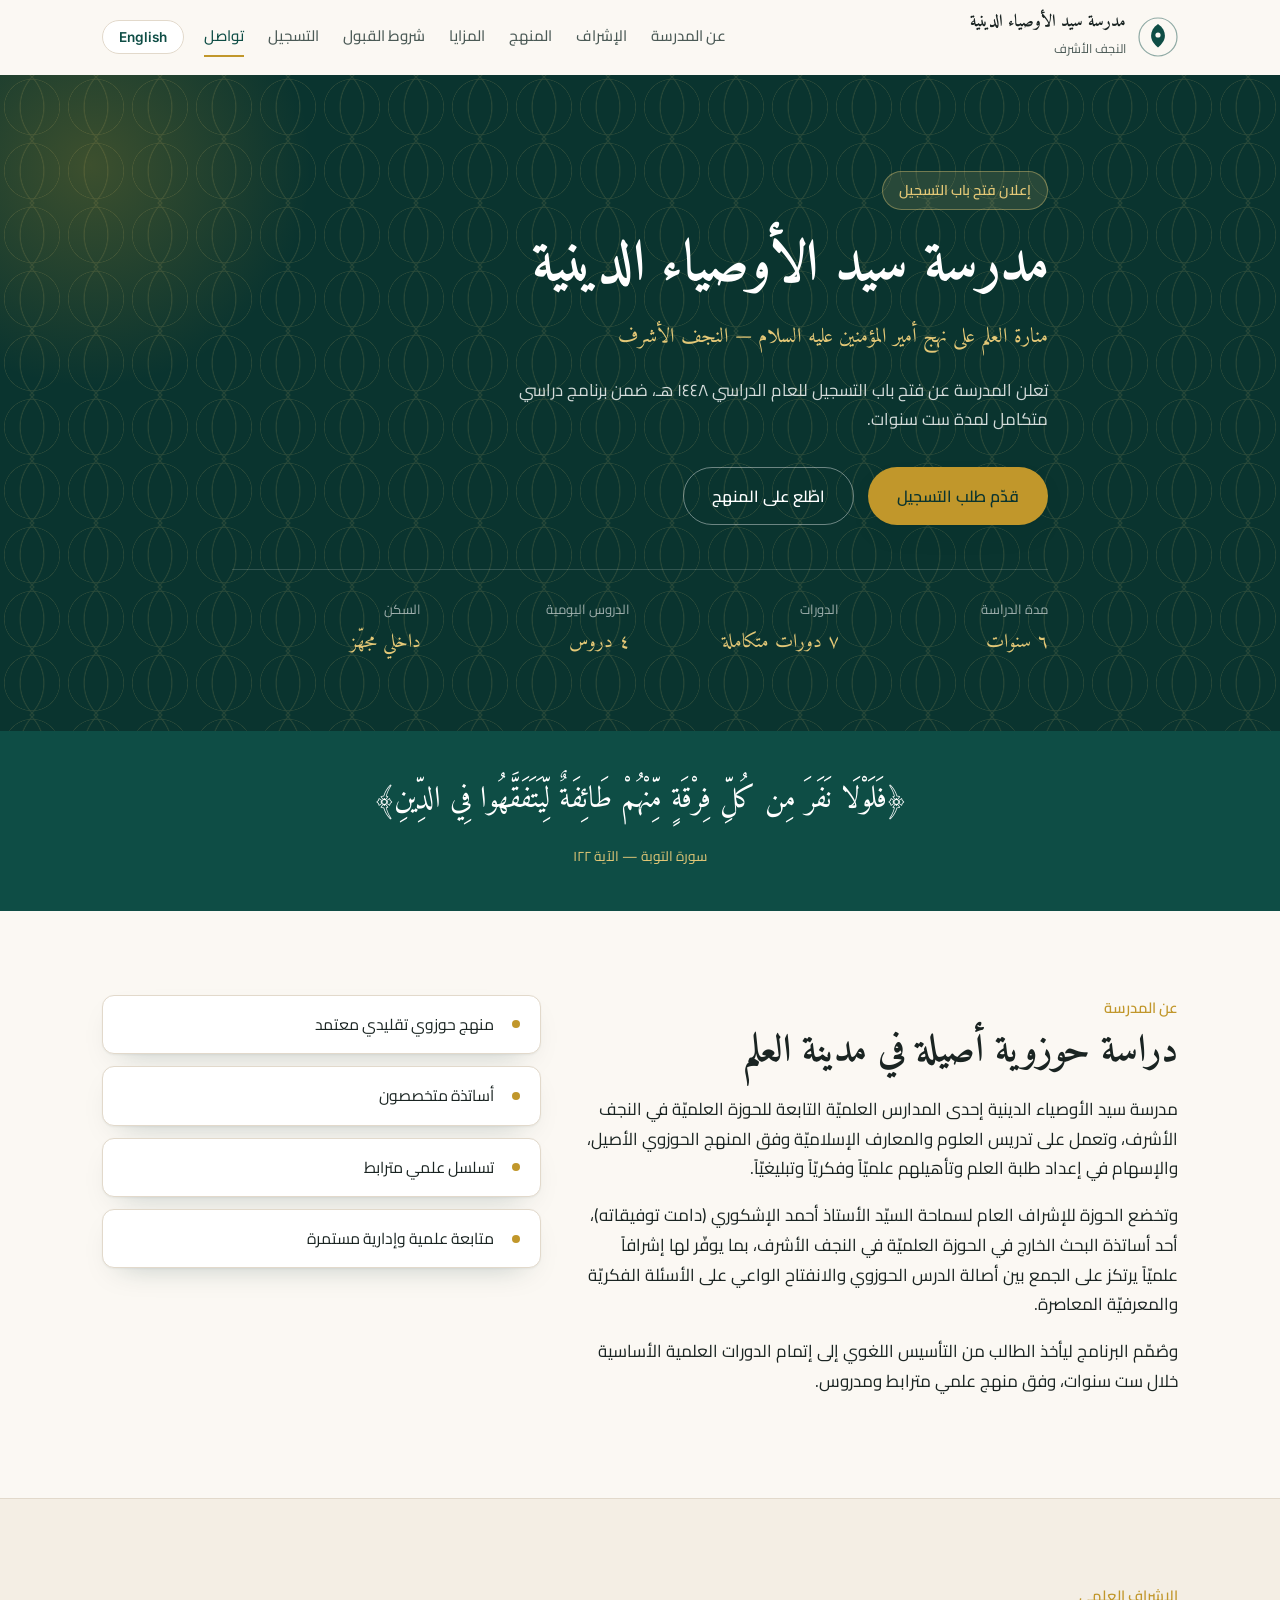
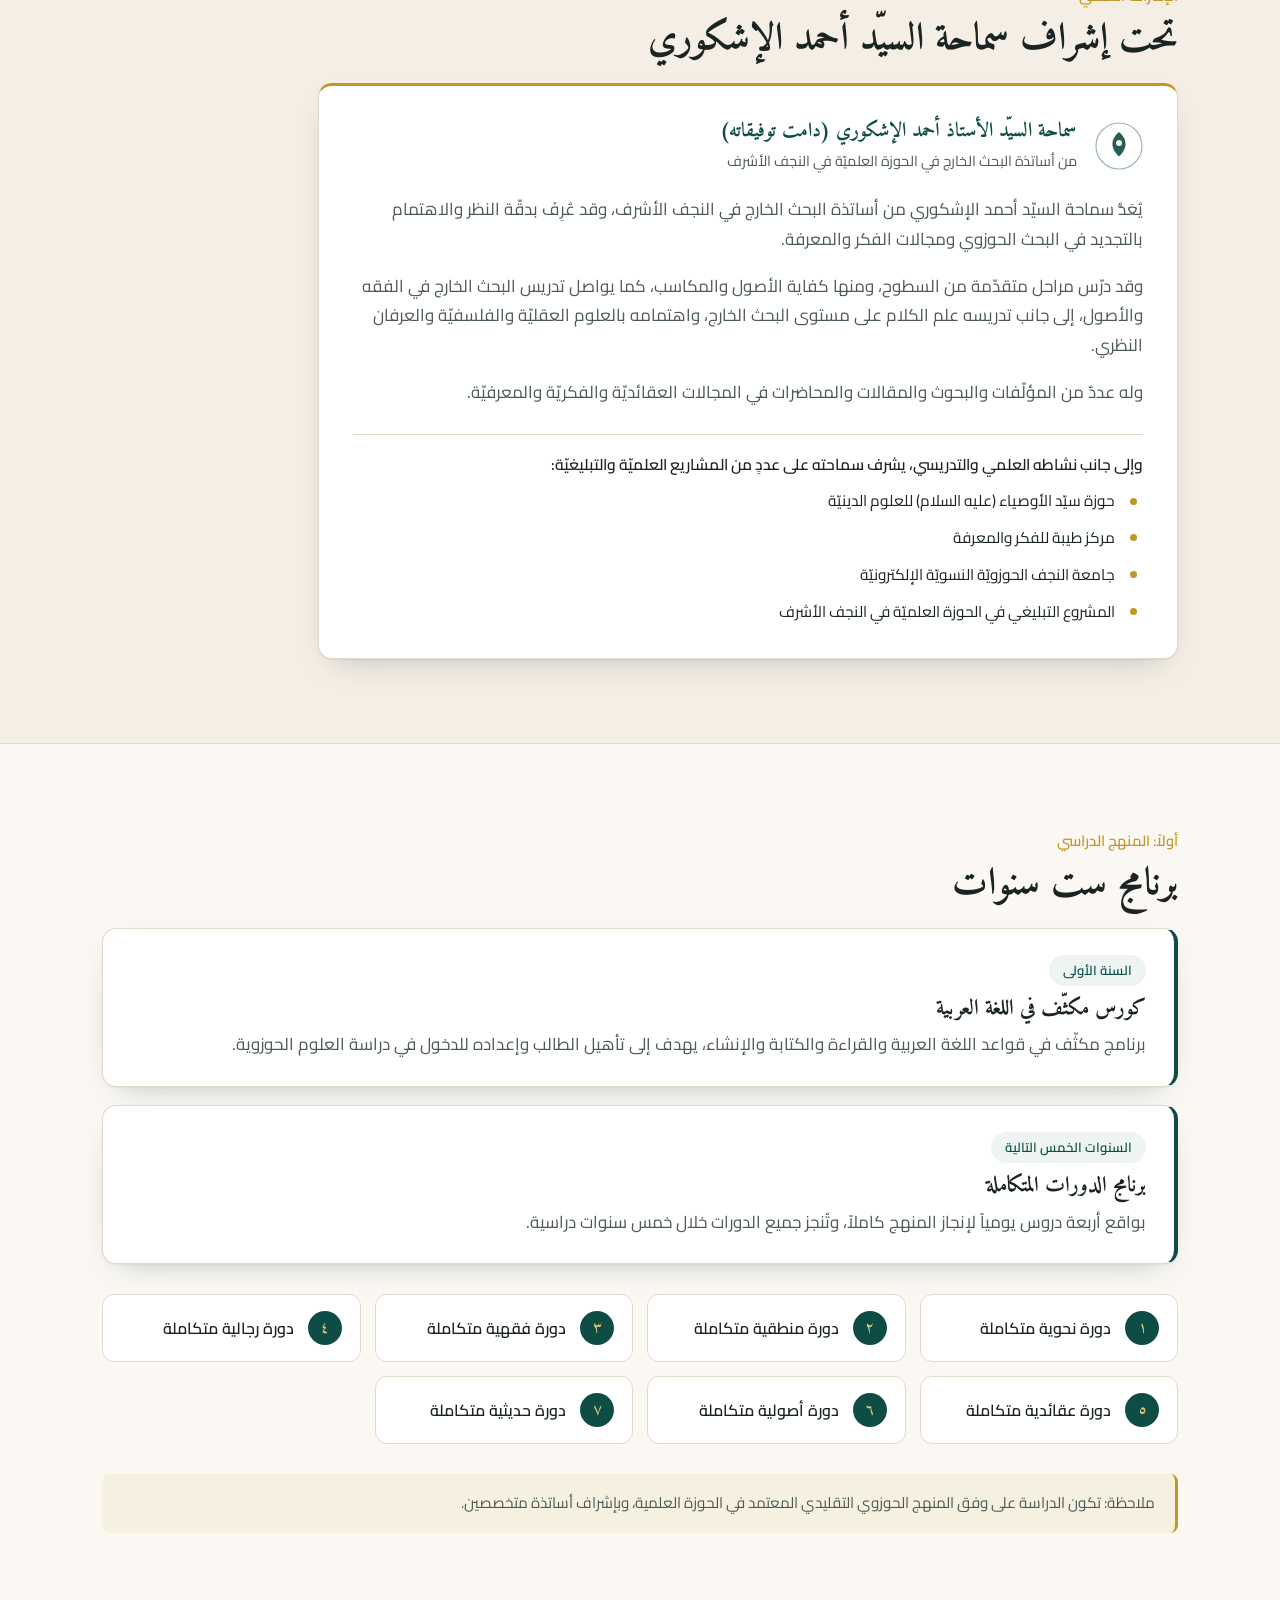
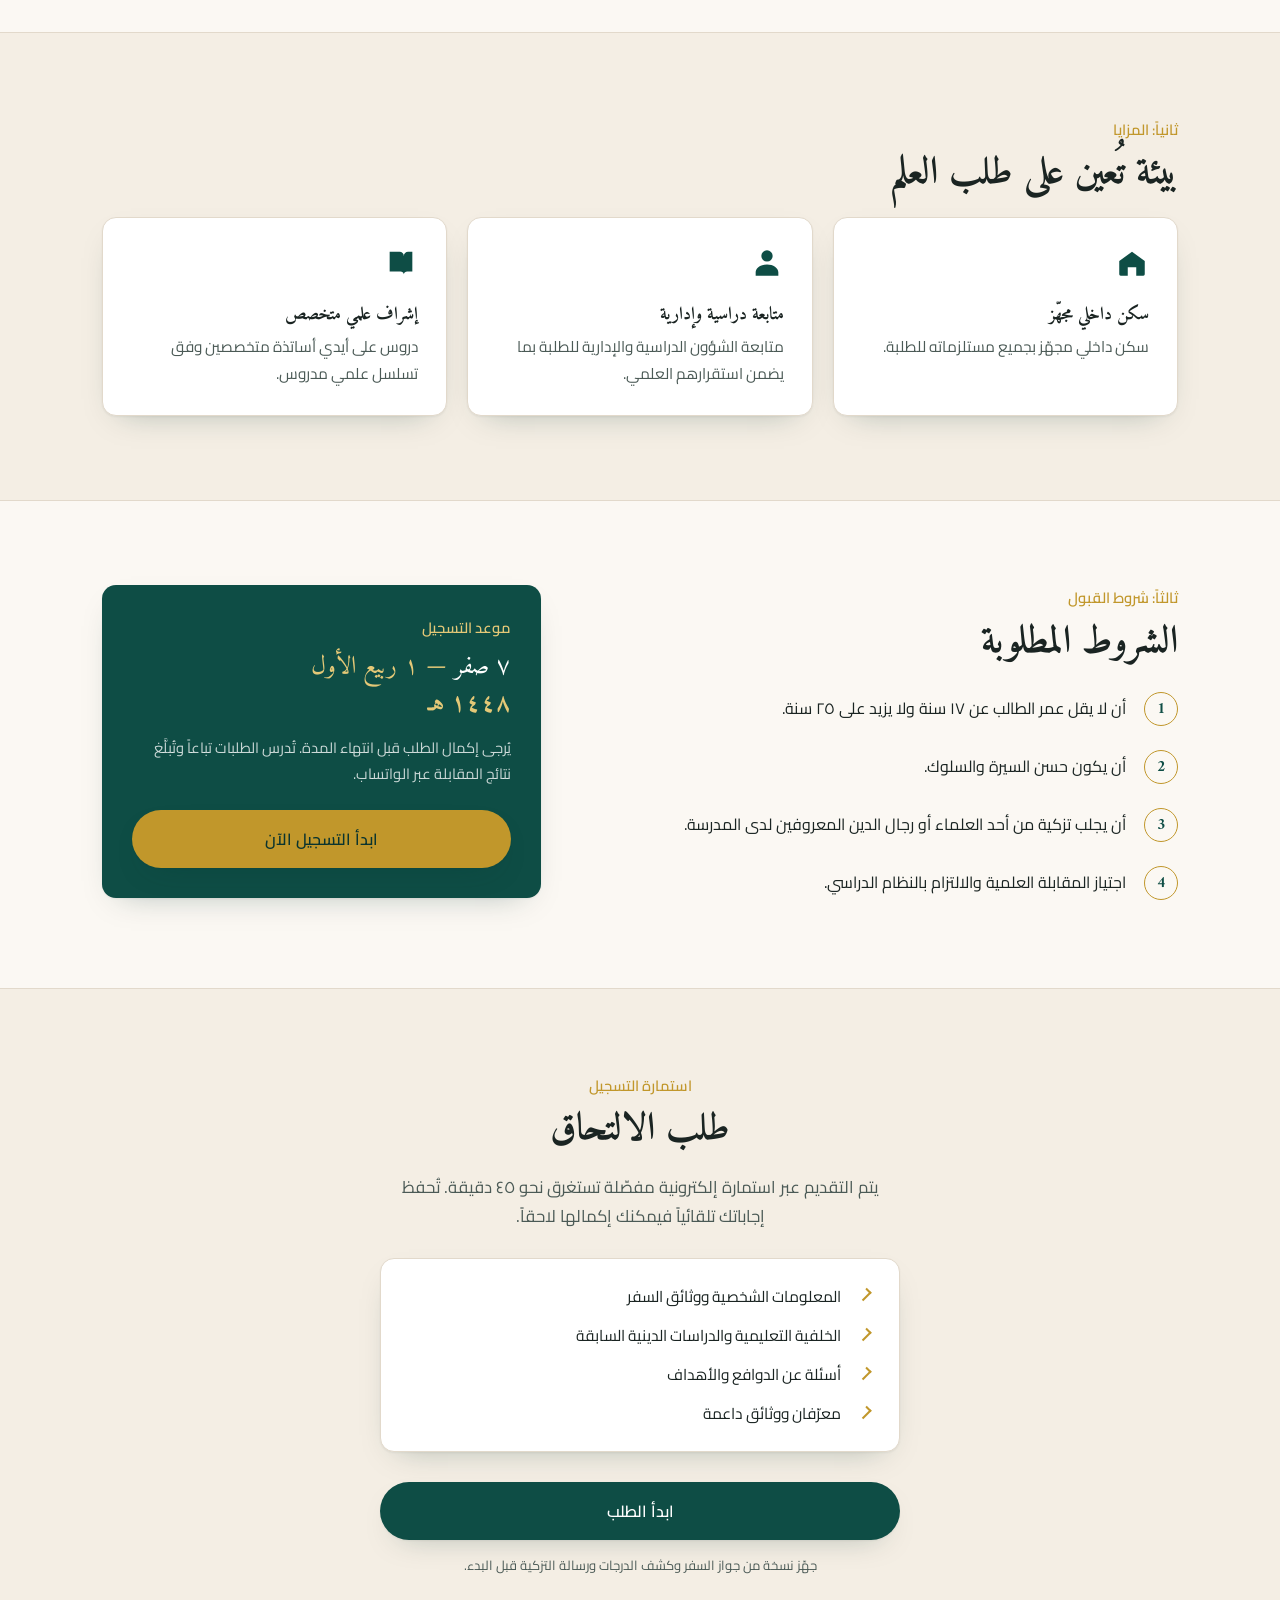
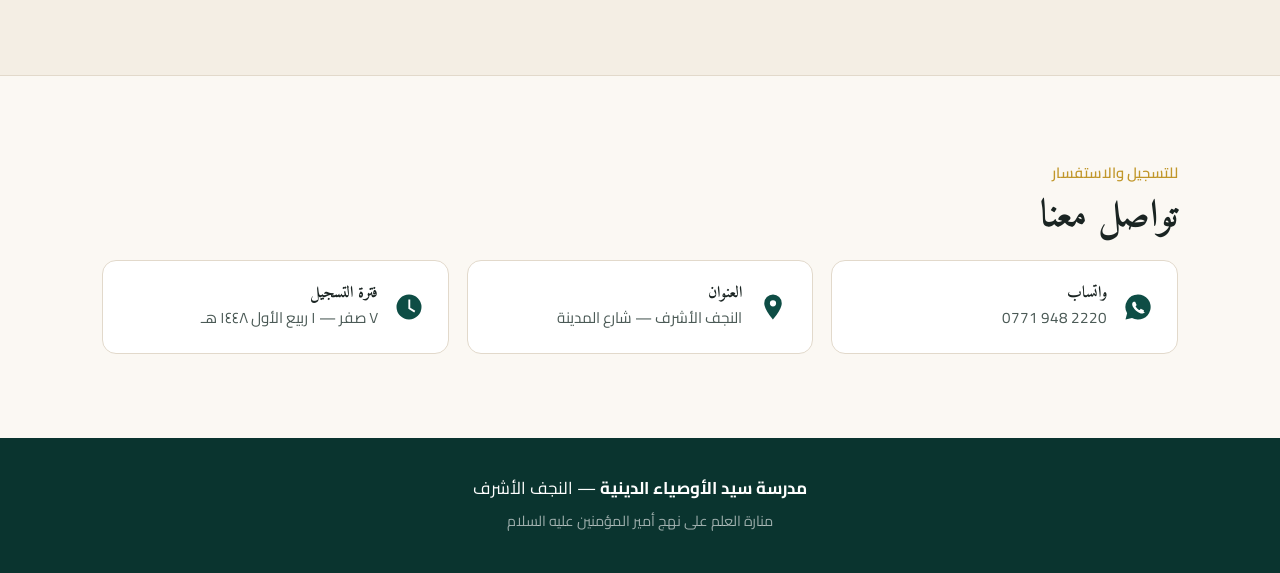
<file: index.html>
<!DOCTYPE html>
<html lang="ar" dir="rtl">
<head>
<meta charset="utf-8">
<meta name="viewport" content="width=device-width, initial-scale=1">
<title>مدرسة سيد الأوصياء الدينية — النجف الأشرف</title>
<meta name="description" content="مدرسة سيد الأوصياء الدينية في النجف الأشرف — فتح باب التسجيل للعام الدراسي 1448 هـ. برنامج حوزوي متكامل لمدة ست سنوات.">
<meta property="og:title" content="مدرسة سيد الأوصياء الدينية — النجف الأشرف">
<meta property="og:description" content="فتح باب التسجيل للعام الدراسي 1448 هـ — برنامج حوزوي متكامل لمدة ست سنوات.">
<meta property="og:type" content="website">
<link rel="icon" href="data:image/svg+xml,%3Csvg xmlns='http://www.w3.org/2000/svg' viewBox='0 0 32 32'%3E%3Crect width='32' height='32' rx='6' fill='%230E4D45'/%3E%3Cpath d='M16 6c3.6 2.4 5.4 5.6 5.4 9.2 0 3.6-2.4 6.6-5.4 8.8-3-2.2-5.4-5.2-5.4-8.8C10.6 11.6 12.4 8.4 16 6z' fill='%23C9A227'/%3E%3C/svg%3E">
<link rel="preconnect" href="https://fonts.googleapis.com">
<link rel="preconnect" href="https://fonts.gstatic.com" crossorigin>
<link href="https://fonts.googleapis.com/css2?family=Amiri:wght@400;700&family=Cairo:wght@300;400;600;700&family=Cormorant+Garamond:wght@400;600;700&family=Inter:wght@300;400;500;600&display=swap" rel="stylesheet">
<link rel="stylesheet" href="assets/styles.css?v=5">
</head>
<body>

<a class="skip-link" href="#main" data-i18n="skip">تخطي إلى المحتوى</a>

<header class="site-header" id="siteHeader">
  <div class="wrap header-inner">
    <a class="brand" href="#top">
      <span class="brand-mark" aria-hidden="true">
        <svg viewBox="0 0 40 40" width="40" height="40"><circle cx="20" cy="20" r="19" fill="none" stroke="currentColor" stroke-width="1.2" opacity=".45"/><path d="M20 7c4.6 3.1 6.9 7.2 6.9 11.8S23.8 27.3 20 30.4c-3.8-3.1-6.9-6.9-6.9-11.6S15.4 10.1 20 7z" fill="currentColor"/><circle cx="20" cy="18" r="2.6" fill="var(--paper)"/></svg>
      </span>
      <span class="brand-text">
        <strong data-i18n="brand">مدرسة سيد الأوصياء الدينية</strong>
        <small data-i18n="brandSub">النجف الأشرف</small>
      </span>
    </a>

    <nav class="site-nav" aria-label="Main">
      <a href="#about" data-i18n="navAbout">عن المدرسة</a>
      <a href="#supervision" data-i18n="navSupervision">الإشراف</a>
      <a href="#curriculum" data-i18n="navCurriculum">المنهج</a>
      <a href="#features" data-i18n="navFeatures">المزايا</a>
      <a href="#admission" data-i18n="navAdmission">شروط القبول</a>
      <a href="#apply" data-i18n="navApply">التسجيل</a>
      <a href="#contact" data-i18n="navContact">تواصل</a>
    </nav>

    <div class="header-actions">
      <button id="langToggle" class="lang-toggle" type="button" aria-label="Switch language">English</button>
      <button id="navToggle" class="nav-toggle" type="button" aria-label="Menu" aria-expanded="false">
        <span></span><span></span><span></span>
      </button>
    </div>
  </div>
</header>

<main id="main">

  <!-- ── Hero ─────────────────────────────────────────── -->
  <section class="hero" id="top">
    <div class="hero-pattern" aria-hidden="true"></div>
    <div class="wrap hero-inner">
      <p class="eyebrow" data-i18n="heroEyebrow">إعلان فتح باب التسجيل</p>
      <h1 data-i18n="heroTitle">مدرسة سيد الأوصياء الدينية</h1>
      <p class="hero-sub" data-i18n="heroSub">منارة العلم على نهج أمير المؤمنين عليه السلام — النجف الأشرف</p>
      <p class="hero-lede" data-i18n="heroLede">تعلن المدرسة عن فتح باب التسجيل للعام الدراسي 1448 هـ، ضمن برنامج دراسي متكامل لمدة ست سنوات.</p>
      <div class="hero-cta">
        <a class="btn btn-primary" href="#apply" data-i18n="ctaApply">قدّم طلب التسجيل</a>
        <a class="btn btn-ghost" href="#curriculum" data-i18n="ctaCurriculum">اطّلع على المنهج</a>
      </div>
      <dl class="hero-facts">
        <div><dt data-i18n="factYearsLabel">مدة الدراسة</dt><dd data-i18n="factYears">٦ سنوات</dd></div>
        <div><dt data-i18n="factCoursesLabel">الدورات</dt><dd data-i18n="factCourses">٧ دورات متكاملة</dd></div>
        <div><dt data-i18n="factLessonsLabel">الدروس اليومية</dt><dd data-i18n="factLessons">٤ دروس</dd></div>
        <div><dt data-i18n="factHousingLabel">السكن</dt><dd data-i18n="factHousing">داخلي مجهّز</dd></div>
      </dl>
    </div>
  </section>

  <!-- ── Verse ────────────────────────────────────────── -->
  <section class="verse">
    <div class="wrap">
      <blockquote>
        <p class="ayah" dir="rtl" lang="ar">﴿فَلَوْلَا نَفَرَ مِن كُلِّ فِرْقَةٍ مِّنْهُمْ طَائِفَةٌ لِّيَتَفَقَّهُوا فِي الدِّينِ﴾</p>
        <p class="ayah-trans" data-i18n="verseTrans"></p>
        <cite data-i18n="verseCite">سورة التوبة — الآية ١٢٢</cite>
      </blockquote>
    </div>
  </section>

  <!-- ── About ────────────────────────────────────────── -->
  <section id="about" class="section">
    <div class="wrap grid-2">
      <div>
        <p class="section-eyebrow" data-i18n="aboutEyebrow">عن المدرسة</p>
        <h2 data-i18n="aboutTitle">دراسة حوزوية أصيلة في مدينة العلم</h2>
        <p data-i18n="aboutP1"></p>
        <p data-i18n="aboutP2"></p>
        <p data-i18n="aboutP3"></p>
      </div>
      <ul class="pill-list">
        <li data-i18n="aboutPill1">منهج حوزوي تقليدي معتمد</li>
        <li data-i18n="aboutPill2">أساتذة متخصصون</li>
        <li data-i18n="aboutPill3">تسلسل علمي مترابط</li>
        <li data-i18n="aboutPill4">متابعة علمية وإدارية مستمرة</li>
      </ul>
    </div>
  </section>

  <!-- ── Supervision ──────────────────────────────────── -->
  <section id="supervision" class="section section-alt">
    <div class="wrap">
      <p class="section-eyebrow" data-i18n="supEyebrow"></p>
      <h2 data-i18n="supTitle"></h2>

      <article class="scholar-card">
        <header class="scholar-head">
          <span class="scholar-mark" aria-hidden="true">
            <svg viewBox="0 0 48 48" width="48" height="48"><circle cx="24" cy="24" r="23" fill="none" stroke="currentColor" stroke-width="1.2" opacity=".4"/><path d="M24 10c4.4 3.6 6.6 7.6 6.6 12S27.6 31.2 24 34.6c-3.6-3.4-6.6-8.2-6.6-12.6S19.6 13.6 24 10z" fill="currentColor" opacity=".9"/><circle cx="24" cy="21" r="3" fill="var(--paper-2)"/></svg>
          </span>
          <div>
            <h3 data-i18n="supName"></h3>
            <p class="scholar-role" data-i18n="supRole"></p>
          </div>
        </header>

        <p data-i18n="supP1"></p>
        <p data-i18n="supP2"></p>
        <p data-i18n="supP3"></p>

        <h4 data-i18n="supProjectsTitle"></h4>
        <ul class="project-list">
          <li data-i18n="supProject1"></li>
          <li data-i18n="supProject2"></li>
          <li data-i18n="supProject3"></li>
          <li data-i18n="supProject4"></li>
        </ul>
      </article>
    </div>
  </section>

  <!-- ── Curriculum ───────────────────────────────────── -->
  <section id="curriculum" class="section">
    <div class="wrap">
      <p class="section-eyebrow" data-i18n="currEyebrow">أولاً: المنهج الدراسي</p>
      <h2 data-i18n="currTitle">برنامج ست سنوات</h2>

      <div class="year-card">
        <span class="year-badge" data-i18n="year1Badge">السنة الأولى</span>
        <h3 data-i18n="year1Title">كورس مكثّف في اللغة العربية</h3>
        <p data-i18n="year1Body">برنامج مكثّف في قواعد اللغة العربية والقراءة والكتابة والإنشاء، يهدف إلى تأهيل الطالب وإعداده للدخول في دراسة العلوم الحوزوية.</p>
      </div>

      <div class="year-card">
        <span class="year-badge" data-i18n="year25Badge">السنوات الخمس التالية</span>
        <h3 data-i18n="year25Title">برنامج الدورات المتكاملة</h3>
        <p data-i18n="year25Body">بواقع أربعة دروس يومياً لإنجاز المنهج كاملاً، وتُنجز جميع الدورات خلال خمس سنوات دراسية.</p>
      </div>

      <ol class="course-grid">
        <li><span class="num">١</span><h4 data-i18n="course1">دورة نحوية متكاملة</h4></li>
        <li><span class="num">٢</span><h4 data-i18n="course2">دورة منطقية متكاملة</h4></li>
        <li><span class="num">٣</span><h4 data-i18n="course3">دورة فقهية متكاملة</h4></li>
        <li><span class="num">٤</span><h4 data-i18n="course4">دورة رجالية متكاملة</h4></li>
        <li><span class="num">٥</span><h4 data-i18n="course5">دورة عقائدية متكاملة</h4></li>
        <li><span class="num">٦</span><h4 data-i18n="course6">دورة أصولية متكاملة</h4></li>
        <li><span class="num">٧</span><h4 data-i18n="course7">دورة حديثية متكاملة</h4></li>
      </ol>

      <p class="note" data-i18n="currNote">ملاحظة: تكون الدراسة على وفق المنهج الحوزوي التقليدي المعتمد في الحوزة العلمية، وبإشراف أساتذة متخصصين.</p>
    </div>
  </section>

  <!-- ── Features ─────────────────────────────────────── -->
  <section id="features" class="section section-alt">
    <div class="wrap">
      <p class="section-eyebrow" data-i18n="featEyebrow">ثانياً: المزايا</p>
      <h2 data-i18n="featTitle">بيئة تُعين على طلب العلم</h2>
      <div class="feature-grid">
        <article class="feature">
          <svg viewBox="0 0 24 24" aria-hidden="true"><path d="M3 10.5 12 4l9 6.5V20a1 1 0 0 1-1 1h-5v-6H9v6H4a1 1 0 0 1-1-1z"/></svg>
          <h3 data-i18n="feat1Title">سكن داخلي مجهّز</h3>
          <p data-i18n="feat1Body">سكن داخلي مجهّز بجميع مستلزماته للطلبة.</p>
        </article>
        <article class="feature">
          <svg viewBox="0 0 24 24" aria-hidden="true"><path d="M12 3a4 4 0 1 1 0 8 4 4 0 0 1 0-8zm0 10c4.4 0 8 2.5 8 5.5V21H4v-2.5C4 15.5 7.6 13 12 13z"/></svg>
          <h3 data-i18n="feat2Title">متابعة دراسية وإدارية</h3>
          <p data-i18n="feat2Body">متابعة الشؤون الدراسية والإدارية للطلبة بما يضمن استقرارهم العلمي.</p>
        </article>
        <article class="feature">
          <svg viewBox="0 0 24 24" aria-hidden="true"><path d="M4 4h7a3 3 0 0 1 3 3v13a2.5 2.5 0 0 0-2.5-2H4zm16 0h-3a3 3 0 0 0-3 3v13a2.5 2.5 0 0 1 2.5-2H20z"/></svg>
          <h3 data-i18n="feat3Title">إشراف علمي متخصص</h3>
          <p data-i18n="feat3Body">دروس على أيدي أساتذة متخصصين وفق تسلسل علمي مدروس.</p>
        </article>
      </div>
    </div>
  </section>

  <!-- ── Admission ────────────────────────────────────── -->
  <section id="admission" class="section">
    <div class="wrap grid-2">
      <div>
        <p class="section-eyebrow" data-i18n="admEyebrow">ثالثاً: شروط القبول</p>
        <h2 data-i18n="admTitle">الشروط المطلوبة</h2>
        <ol class="req-list">
          <li data-i18n="req1">أن لا يقل عمر الطالب عن ١٧ سنة ولا يزيد على ٢٥ سنة.</li>
          <li data-i18n="req2">أن يكون حسن السيرة والسلوك.</li>
          <li data-i18n="req3">أن يجلب تزكية من أحد العلماء أو رجال الدين المعروفين لدى المدرسة.</li>
          <li data-i18n="req4">اجتياز المقابلة العلمية والالتزام بالنظام الدراسي.</li>
        </ol>
      </div>
      <aside class="date-card">
        <p class="section-eyebrow" data-i18n="dateEyebrow">موعد التسجيل</p>
        <p class="date-range"><span data-i18n="dateFrom">٧ صفر</span> <em data-i18n="dateTo">— ١ ربيع الأول</em> <strong data-i18n="dateYear">١٤٤٨ هـ</strong></p>
        <p class="date-note" data-i18n="dateNote">يُرجى إكمال الطلب قبل انتهاء المدة. تُدرس الطلبات تباعاً وتُبلَّغ نتائج المقابلة عبر الواتساب.</p>
        <a class="btn btn-primary btn-block" href="#apply" data-i18n="ctaApply2">ابدأ التسجيل الآن</a>
      </aside>
    </div>
  </section>

  <!-- ── Apply ────────────────────────────────────────── -->
  <section id="apply" class="section section-alt">
    <div class="wrap narrow apply-cta">
      <p class="section-eyebrow" data-i18n="applyEyebrow">استمارة التسجيل</p>
      <h2 data-i18n="applyTitle">طلب الالتحاق</h2>
      <p class="lede" data-i18n="applyLede"></p>
      <ul class="apply-checklist">
        <li data-i18n="applyItem1"></li>
        <li data-i18n="applyItem2"></li>
        <li data-i18n="applyItem3"></li>
        <li data-i18n="applyItem4"></li>
      </ul>
      <a class="btn btn-primary btn-block" href="apply/" data-i18n="applyStart"></a>
      <p class="fine" data-i18n="applyFine"></p>
    </div>
  </section>

  <!-- ── Contact ──────────────────────────────────────── -->
  <section id="contact" class="section">
    <div class="wrap">
      <p class="section-eyebrow" data-i18n="contactEyebrow">للتسجيل والاستفسار</p>
      <h2 data-i18n="contactTitle">تواصل معنا</h2>
      <div class="contact-grid">
        <a class="contact-card" href="https://wa.me/9647719482220" target="_blank" rel="noopener">
          <svg viewBox="0 0 24 24" aria-hidden="true"><path d="M12 2a10 10 0 0 0-8.7 15L2 22l5.2-1.3A10 10 0 1 0 12 2zm5.5 14c-.2.6-1.2 1.2-1.7 1.2-.5.1-1 .1-1.6-.1a12 12 0 0 1-6.4-5.6c-.5-.9-.5-1.7-.4-2.3.1-.5.5-1 .8-1.2.2-.2.5-.2.7-.2h.5c.2 0 .4 0 .6.5l.8 1.8c.1.2 0 .4-.1.6l-.4.5c-.1.2-.3.3-.1.6.6 1 1.5 1.9 2.6 2.5.3.2.5.1.6 0l.6-.7c.2-.2.3-.2.6-.1l1.7.8c.3.1.4.3.4.5s0 .8-.2 1.2z"/></svg>
          <div>
            <h3 data-i18n="contactWaTitle">واتساب</h3>
            <p dir="ltr">0771 948 2220</p>
          </div>
        </a>
        <div class="contact-card">
          <svg viewBox="0 0 24 24" aria-hidden="true"><path d="M12 2a7 7 0 0 0-7 7c0 5 7 13 7 13s7-8 7-13a7 7 0 0 0-7-7zm0 9.5A2.5 2.5 0 1 1 12 6.5a2.5 2.5 0 0 1 0 5z"/></svg>
          <div>
            <h3 data-i18n="contactAddrTitle">العنوان</h3>
            <p data-i18n="contactAddr">النجف الأشرف — شارع المدينة</p>
          </div>
        </div>
        <div class="contact-card">
          <svg viewBox="0 0 24 24" aria-hidden="true"><path d="M12 2a10 10 0 1 0 0 20 10 10 0 0 0 0-20zm1 10.6 4 2.4-.8 1.3-4.7-2.8V6h1.5z"/></svg>
          <div>
            <h3 data-i18n="contactHoursTitle">فترة التسجيل</h3>
            <p data-i18n="contactHours">٧ صفر — ١ ربيع الأول ١٤٤٨ هـ</p>
          </div>
        </div>
      </div>
    </div>
  </section>
</main>

<footer class="site-footer">
  <div class="wrap footer-inner">
    <p><strong data-i18n="brand">مدرسة سيد الأوصياء الدينية</strong> — <span data-i18n="brandSub">النجف الأشرف</span></p>
    <p class="muted" data-i18n="footerNote">منارة العلم على نهج أمير المؤمنين عليه السلام</p>
  </div>
</footer>

<script src="assets/i18n.js?v=5"></script>
<script src="assets/app.js?v=5"></script>
</body>
</html>
</file>
<file: apply/index.html>
<!DOCTYPE html>
<html lang="ar" dir="rtl">
<head>
<meta charset="utf-8">
<meta name="viewport" content="width=device-width, initial-scale=1">
<title>طلب الالتحاق — مدرسة سيد الأوصياء الدينية</title>
<meta name="description" content="استمارة طلب الالتحاق بالدراسة الحوزوية في مدرسة سيد الأوصياء الدينية — النجف الأشرف.">
<meta name="robots" content="noindex">
<link rel="icon" href="data:image/svg+xml,%3Csvg xmlns='http://www.w3.org/2000/svg' viewBox='0 0 32 32'%3E%3Crect width='32' height='32' rx='6' fill='%230E4D45'/%3E%3Cpath d='M16 6c3.6 2.4 5.4 5.6 5.4 9.2 0 3.6-2.4 6.6-5.4 8.8-3-2.2-5.4-5.2-5.4-8.8C10.6 11.6 12.4 8.4 16 6z' fill='%23C9A227'/%3E%3C/svg%3E">
<link rel="preconnect" href="https://fonts.googleapis.com">
<link rel="preconnect" href="https://fonts.gstatic.com" crossorigin>
<link href="https://fonts.googleapis.com/css2?family=Amiri:wght@400;700&family=Cairo:wght@300;400;600;700&family=Cormorant+Garamond:wght@400;600;700&family=Inter:wght@300;400;500;600&display=swap" rel="stylesheet">
<link rel="stylesheet" href="../assets/styles.css?v=4">
<link rel="stylesheet" href="../assets/apply.css?v=4">
</head>
<body class="apply-page">

<header class="site-header">
  <div class="wrap header-inner">
    <a class="brand" href="../">
      <span class="brand-mark" aria-hidden="true">
        <svg viewBox="0 0 40 40" width="40" height="40"><circle cx="20" cy="20" r="19" fill="none" stroke="currentColor" stroke-width="1.2" opacity=".45"/><path d="M20 7c4.6 3.1 6.9 7.2 6.9 11.8S23.8 27.3 20 30.4c-3.8-3.1-6.9-6.9-6.9-11.6S15.4 10.1 20 7z" fill="currentColor"/><circle cx="20" cy="18" r="2.6" fill="var(--paper)"/></svg>
      </span>
      <span class="brand-text">
        <strong data-t="brand">مدرسة سيد الأوصياء الدينية</strong>
        <small data-t="brandSub">النجف الأشرف</small>
      </span>
    </a>
    <div class="header-actions">
      <a class="back-link" href="../" data-t="backHome">العودة إلى الصفحة الرئيسية</a>
      <button id="langToggle" class="lang-toggle" type="button">English</button>
    </div>
  </div>
</header>

<main class="wrap apply-wrap">

  <!-- Intro, shown before the form starts -->
  <section class="apply-intro" id="intro">
    <h1 data-t="pageTitle">طلب الالتحاق بالدراسة الحوزوية</h1>
    <p class="lede" data-t="pageLede"></p>
    <div class="prepare">
      <h2 data-t="prepareTitle">جهّز قبل البدء</h2>
      <ul>
        <li data-t="prepare1"></li>
        <li data-t="prepare2"></li>
        <li data-t="prepare3"></li>
        <li data-t="prepare4"></li>
      </ul>
    </div>
  </section>

  <!-- Progress -->
  <nav class="progress" id="progress" aria-label="Progress" hidden>
    <ol id="progressSteps"></ol>
    <p class="progress-label"><span id="stepLabel"></span></p>
    <div class="progress-bar"><div id="progressFill"></div></div>
  </nav>

  <form id="applyForm" novalidate autocomplete="on">
    <!-- Bots fill every field they can see; this one is hidden from people. -->
    <div class="honeypot" aria-hidden="true">
      <label>Website<input type="text" name="website" tabindex="-1" autocomplete="off"></label>
    </div>

    <div id="steps"></div>

    <p class="form-status" id="formStatus" role="alert" aria-live="assertive"></p>

    <div class="form-nav">
      <button type="button" class="btn btn-ghost" id="prevBtn" data-t="prev">السابق</button>
      <button type="button" class="btn btn-primary" id="nextBtn" data-t="next">التالي</button>
      <button type="submit" class="btn btn-primary" id="submitBtn" hidden data-t="submit">إرسال الطلب</button>
    </div>

    <p class="draft-row">
      <span class="draft-saved" id="draftSaved" hidden data-t="saved"></span>
      <button type="button" class="linkish" id="clearDraft" data-t="clearDraft"></button>
    </p>
  </form>

  <section class="success-card" id="successCard" hidden>
    <svg viewBox="0 0 24 24" aria-hidden="true"><path d="M9 16.2 4.8 12l-1.4 1.4L9 19 21 7l-1.4-1.4z"/></svg>
    <h2 data-t="successTitle"></h2>
    <p data-t="successBody"></p>
    <p class="reference" id="successRef"></p>
    <p class="fine" data-t="successNote"></p>
    <button type="button" class="btn btn-ghost" onclick="window.print()" data-t="print"></button>
  </section>

  <p class="load-error" id="loadError" hidden></p>
</main>

<footer class="site-footer">
  <div class="wrap footer-inner">
    <p><strong data-t="brand"></strong> — <span data-t="brandSub"></span></p>
  </div>
</footer>

<script src="../assets/apply-i18n.js?v=4"></script>
<script src="../assets/apply.js?v=4"></script>
</body>
</html>
</file>
<file: assets/styles.css>
/* ── Tokens ─────────────────────────────────────────── */
:root{
  --green-900:#0A342F;
  --green-800:#0E4D45;
  --green-700:#146055;
  --green-50:#EEF4F2;
  --gold:#C1972B;
  --gold-soft:#E4C877;
  --paper:#FBF8F3;
  --paper-2:#F4EEE4;
  --ink:#1A2422;
  --ink-2:#4B5A56;
  --line:#E2D9CB;
  --danger:#9B2C2C;

  --wrap:1120px;
  --radius:14px;
  --shadow:0 1px 2px rgba(26,36,34,.05),0 12px 32px -18px rgba(10,52,47,.35);

  --font-ar-display:'Amiri',Georgia,serif;
  --font-ar-body:'Cairo',system-ui,sans-serif;
  --font-en-display:'Cormorant Garamond',Georgia,serif;
  --font-en-body:'Inter',system-ui,sans-serif;

  --font-display:var(--font-ar-display);
  --font-body:var(--font-ar-body);
}
html[lang="en"]{ --font-display:var(--font-en-display); --font-body:var(--font-en-body); }

*,*::before,*::after{ box-sizing:border-box; }
html{ scroll-behavior:smooth; scroll-padding-top:86px; }
body{
  margin:0; background:var(--paper); color:var(--ink);
  font-family:var(--font-body); font-size:17px; line-height:1.75;
  -webkit-font-smoothing:antialiased;
}
html[lang="en"] body{ font-size:16.5px; line-height:1.7; }
img,svg{ max-width:100%; }
h1,h2,h3,h4{ font-family:var(--font-display); line-height:1.25; margin:0 0 .5em; font-weight:700; }
h1{ font-size:clamp(2.1rem,5.2vw,3.6rem); letter-spacing:-.01em; }
h2{ font-size:clamp(1.6rem,3.4vw,2.4rem); }
h3{ font-size:1.2rem; }
p{ margin:0 0 1em; }
a{ color:var(--green-700); }

.wrap{ width:100%; max-width:var(--wrap); margin-inline:auto; padding-inline:22px; }
.wrap.narrow{ max-width:820px; }
.section{ padding:84px 0; }
.section-alt{ background:var(--paper-2); border-block:1px solid var(--line); }
.grid-2{ display:grid; gap:44px; grid-template-columns:1.15fr .85fr; align-items:start; }
.skip-link{ position:absolute; inset-inline-start:-9999px; }
.skip-link:focus{ inset-inline-start:12px; top:12px; background:#fff; padding:10px 16px; z-index:99; border-radius:8px; }

.section-eyebrow{
  font-size:.78rem; letter-spacing:.14em; text-transform:uppercase;
  color:var(--gold); font-weight:600; margin-bottom:.5em;
}
html[dir="rtl"] .section-eyebrow{ letter-spacing:0; font-size:.92rem; text-transform:none; }
.lede{ font-size:1.05rem; color:var(--ink-2); }
.note{
  margin-top:30px; padding:16px 20px; background:rgba(193,151,43,.09);
  border-inline-start:3px solid var(--gold); border-radius:8px;
  font-size:.95rem; color:var(--ink-2);
}

/* ── Buttons ────────────────────────────────────────── */
.btn{
  display:inline-flex; align-items:center; justify-content:center; gap:8px;
  padding:14px 28px; border-radius:999px; border:1px solid transparent;
  font-family:var(--font-body); font-size:1rem; font-weight:600;
  text-decoration:none; cursor:pointer; transition:.18s ease;
}
.btn-primary{ background:var(--green-800); color:#fff; box-shadow:var(--shadow); }
.btn-primary:hover{ background:var(--green-700); transform:translateY(-1px); }
.btn-ghost{ border-color:var(--green-800); color:var(--green-800); background:transparent; }
.btn-ghost:hover{ background:var(--green-800); color:#fff; }
.btn-block{ width:100%; }
.btn:disabled{ opacity:.6; cursor:not-allowed; transform:none; }

/* ── Header ─────────────────────────────────────────── */
.site-header{
  position:sticky; top:0; z-index:50;
  background:rgba(251,248,243,.9); backdrop-filter:blur(12px);
  border-bottom:1px solid transparent; transition:.25s ease;
}
.site-header.scrolled{ border-bottom-color:var(--line); box-shadow:0 8px 24px -20px rgba(10,52,47,.5); }
.header-inner{ display:flex; align-items:center; gap:20px; min-height:74px; }
.brand{ display:flex; align-items:center; gap:12px; text-decoration:none; color:var(--green-800); }
.brand-mark{ display:grid; place-items:center; flex:none; }
.brand-text strong{ display:block; font-family:var(--font-display); font-size:1.06rem; color:var(--ink); line-height:1.3; }
.brand-text small{ color:var(--ink-2); font-size:.78rem; }

.site-nav{ display:flex; gap:24px; margin-inline-start:auto; }
.site-nav a{
  color:var(--ink-2); text-decoration:none; font-size:.94rem; font-weight:500;
  padding:6px 0; border-bottom:2px solid transparent; transition:.15s;
}
.site-nav a:hover,.site-nav a.active{ color:var(--green-800); border-bottom-color:var(--gold); }

.header-actions{ display:flex; align-items:center; gap:10px; }
.lang-toggle{
  border:1px solid var(--line); background:#fff; color:var(--green-800);
  padding:8px 16px; border-radius:999px; cursor:pointer; font-weight:600;
  font-size:.85rem; font-family:var(--font-en-body); transition:.15s;
}
.lang-toggle:hover{ border-color:var(--green-800); background:var(--green-50); }
.nav-toggle{ display:none; flex-direction:column; gap:5px; background:none; border:0; padding:8px; cursor:pointer; }
.nav-toggle span{ width:22px; height:2px; background:var(--ink); border-radius:2px; transition:.2s; }

/* ── Hero ───────────────────────────────────────────── */
.hero{ position:relative; overflow:hidden; background:var(--green-900); color:#fff; padding:96px 0 72px; }
.hero-pattern{
  position:absolute; inset:0; opacity:.14; pointer-events:none;
  background-image:
    radial-gradient(circle at 50% 50%, transparent 60%, var(--gold-soft) 61%, transparent 63%),
    radial-gradient(circle at 0% 50%, transparent 60%, var(--gold-soft) 61%, transparent 63%),
    radial-gradient(circle at 100% 50%, transparent 60%, var(--gold-soft) 61%, transparent 63%);
  background-size:64px 64px;
}
.hero::after{
  content:""; position:absolute; inset-inline-end:-140px; top:-140px;
  width:460px; height:460px; border-radius:50%;
  background:radial-gradient(circle, rgba(193,151,43,.28), transparent 68%);
}
.hero-inner{ position:relative; z-index:1; max-width:860px; }
.eyebrow{
  display:inline-block; padding:6px 16px; border-radius:999px;
  background:rgba(228,200,119,.14); border:1px solid rgba(228,200,119,.4);
  color:var(--gold-soft); font-size:.88rem; font-weight:600; margin-bottom:20px;
}
.hero h1{ color:#fff; margin-bottom:.3em; }
.hero-sub{ font-size:clamp(1.05rem,2.2vw,1.3rem); color:var(--gold-soft); font-family:var(--font-display); margin-bottom:1em; }
.hero-lede{ font-size:1.05rem; color:rgba(255,255,255,.82); max-width:62ch; }
.hero-cta{ display:flex; flex-wrap:wrap; gap:14px; margin:32px 0 44px; }
.hero .btn-primary{ background:var(--gold); color:var(--green-900); }
.hero .btn-primary:hover{ background:var(--gold-soft); }
.hero .btn-ghost{ border-color:rgba(255,255,255,.4); color:#fff; }
.hero .btn-ghost:hover{ background:#fff; color:var(--green-900); border-color:#fff; }

.hero-facts{ display:grid; grid-template-columns:repeat(4,1fr); gap:20px; margin:0; padding-top:28px; border-top:1px solid rgba(255,255,255,.16); }
.hero-facts div{ min-width:0; }
.hero-facts dt{ font-size:.82rem; color:rgba(255,255,255,.6); margin-bottom:4px; }
.hero-facts dd{ margin:0; font-family:var(--font-display); font-size:1.22rem; color:var(--gold-soft); }

/* ── Verse ──────────────────────────────────────────── */
.verse{ background:var(--green-800); color:#fff; padding:40px 0; text-align:center; }
.verse blockquote{ margin:0; }
.ayah{ font-family:'Amiri',serif; font-size:clamp(1.3rem,3vw,1.9rem); line-height:1.9; margin:0 0 .4em; color:#fff; }
.ayah-trans{ font-size:.98rem; color:rgba(255,255,255,.8); max-width:60ch; margin:0 auto .5em; }
.ayah-trans:empty{ display:none; }
.verse cite{ font-style:normal; font-size:.86rem; color:var(--gold-soft); }

/* ── About ──────────────────────────────────────────── */
.pill-list{ list-style:none; margin:0; padding:0; display:grid; gap:12px; }
.pill-list li{
  background:#fff; border:1px solid var(--line); border-radius:12px;
  padding:15px 20px; font-size:.98rem; box-shadow:var(--shadow);
  position:relative; padding-inline-start:46px;
}
.pill-list li::before{
  content:""; position:absolute; inset-inline-start:20px; top:50%; margin-top:-4px;
  width:8px; height:8px; border-radius:50%; background:var(--gold);
}

/* ── Supervision ────────────────────────────────────── */
.scholar-card{
  background:#fff; border:1px solid var(--line); border-radius:var(--radius);
  padding:32px 34px; box-shadow:var(--shadow); max-width:860px;
  border-top:3px solid var(--gold);
}
.scholar-head{ display:flex; align-items:center; gap:18px; margin-bottom:22px; }
.scholar-mark{ color:var(--green-800); flex:none; display:grid; place-items:center; }
.scholar-head h3{
  margin:0 0 2px; font-size:1.25rem; color:var(--green-800); line-height:1.4;
}
.scholar-role{ margin:0; font-size:.9rem; color:var(--ink-2); }
.scholar-card p{ color:var(--ink-2); }
.scholar-card h4{
  font-family:var(--font-body); font-size:.97rem; font-weight:600; color:var(--ink);
  margin:26px 0 14px; padding-top:20px; border-top:1px solid var(--line);
}
.project-list{ list-style:none; margin:0; padding:0; display:grid; gap:10px; }
.project-list li{
  position:relative; padding-inline-start:28px; font-size:.96rem;
}
.project-list li::before{
  content:""; position:absolute; inset-inline-start:6px; top:.62em;
  width:7px; height:7px; border-radius:50%; background:var(--gold);
}

/* ── Curriculum ─────────────────────────────────────── */
.year-card{
  background:#fff; border:1px solid var(--line); border-radius:var(--radius);
  padding:26px 28px; margin-bottom:18px; box-shadow:var(--shadow);
  border-inline-start:4px solid var(--green-800);
}
.year-badge{
  display:inline-block; background:var(--green-50); color:var(--green-800);
  padding:4px 14px; border-radius:999px; font-size:.82rem; font-weight:600; margin-bottom:10px;
}
.year-card h3{ margin-bottom:.35em; font-size:1.35rem; }
.year-card p{ margin:0; color:var(--ink-2); }

.course-grid{ list-style:none; margin:30px 0 0; padding:0; display:grid; gap:14px; grid-template-columns:repeat(auto-fill,minmax(240px,1fr)); counter-reset:c; }
.course-grid li{
  display:flex; align-items:center; gap:14px; background:#fff;
  border:1px solid var(--line); border-radius:12px; padding:16px 18px; transition:.18s;
}
.course-grid li:hover{ border-color:var(--gold); transform:translateY(-2px); box-shadow:var(--shadow); }
.course-grid .num{
  flex:none; width:34px; height:34px; display:grid; place-items:center;
  border-radius:50%; background:var(--green-800); color:var(--gold-soft);
  font-family:var(--font-ar-display); font-size:1rem;
}
.course-grid h4{ margin:0; font-size:1rem; font-family:var(--font-body); font-weight:600; }

/* ── Features ───────────────────────────────────────── */
.feature-grid{ display:grid; gap:20px; grid-template-columns:repeat(auto-fit,minmax(260px,1fr)); margin-top:12px; }
.feature{ background:#fff; border:1px solid var(--line); border-radius:var(--radius); padding:28px; box-shadow:var(--shadow); }
.feature svg{ width:34px; height:34px; fill:var(--green-800); margin-bottom:14px; }
.feature h3{ font-size:1.12rem; margin-bottom:.4em; }
.feature p{ margin:0; color:var(--ink-2); font-size:.96rem; }

/* ── Admission ──────────────────────────────────────── */
.req-list{ margin:0; padding:0; list-style:none; counter-reset:r; display:grid; gap:14px; }
.req-list li{
  position:relative; padding-inline-start:52px; padding-block:8px;
  counter-increment:r; font-size:1rem;
}
.req-list li::before{
  counter-increment:none; content:counter(r);
  position:absolute; inset-inline-start:0; top:6px;
  width:34px; height:34px; display:grid; place-items:center;
  border-radius:50%; border:1.5px solid var(--gold); color:var(--green-800);
  font-family:var(--font-display); font-weight:700;
}
.date-card{ background:var(--green-800); color:#fff; border-radius:var(--radius); padding:30px; box-shadow:var(--shadow); }
.date-card .section-eyebrow{ color:var(--gold-soft); }
.date-range{ font-family:var(--font-display); font-size:1.55rem; line-height:1.5; margin-bottom:.5em; }
.date-range em{ font-style:normal; color:var(--gold-soft); }
.date-range strong{ display:block; color:var(--gold-soft); }
.date-note{ font-size:.92rem; color:rgba(255,255,255,.78); }
.date-card .btn-primary{ background:var(--gold); color:var(--green-900); margin-top:8px; }
.date-card .btn-primary:hover{ background:var(--gold-soft); }

/* ── Form ───────────────────────────────────────────── */
form{ margin-top:32px; }
fieldset{ border:0; margin:0 0 30px; padding:0; }
legend{
  font-family:var(--font-display); font-size:1.15rem; font-weight:700; color:var(--green-800);
  padding:0 0 12px; margin-bottom:18px; width:100%; border-bottom:1px solid var(--line);
}
.row{ display:grid; gap:18px; grid-template-columns:1fr 1fr; }
.field{ margin-bottom:18px; min-width:0; }
.field label,.field .label{ display:block; font-size:.93rem; font-weight:600; margin-bottom:7px; color:var(--ink); }
.req{ color:var(--danger); }
.field input[type=text],.field input[type=tel]{
  width:100%; padding:12px 14px; border:1px solid var(--line); border-radius:10px;
  background:#fff; font-family:var(--font-body); font-size:1rem; color:var(--ink); transition:.15s;
}
.field input:focus{ outline:none; border-color:var(--green-700); box-shadow:0 0 0 3px rgba(20,96,85,.14); }
.field input.invalid{ border-color:var(--danger); }
.hint{ font-size:.82rem; color:var(--ink-2); margin:6px 0 0; }
.hint.block{ margin:-6px 0 16px; }
.err{ font-size:.82rem; color:var(--danger); margin:6px 0 0; min-height:0; display:none; }
.err.show{ display:block; }

.choices{ display:flex; gap:10px; flex-wrap:wrap; }
.choice{
  display:inline-flex; align-items:center; gap:8px; cursor:pointer;
  border:1px solid var(--line); background:#fff; border-radius:999px;
  padding:10px 18px; font-size:.95rem; font-weight:500; margin:0; transition:.15s;
}
.choice input{ accent-color:var(--green-800); margin:0; }
.choice:has(input:checked){ border-color:var(--green-800); background:var(--green-50); }

.form-status{ font-size:.92rem; margin:0 0 14px; min-height:1.2em; }
.form-status.error{ color:var(--danger); }
.fine{ font-size:.82rem; color:var(--ink-2); text-align:center; margin-top:14px; }

.success-card{
  margin-top:32px; text-align:center; background:#fff; border:1px solid var(--line);
  border-radius:var(--radius); padding:44px 30px; box-shadow:var(--shadow);
}
.success-card svg{ width:56px; height:56px; fill:var(--green-800); margin-bottom:10px; }
.success-card p{ color:var(--ink-2); }

/* ── Apply call-to-action ───────────────────────────── */
.apply-cta{ text-align:center; }
.apply-cta .lede{ max-width:58ch; margin-inline:auto; }
.apply-checklist{
  list-style:none; margin:26px auto 30px; padding:24px 28px; max-width:520px;
  background:#fff; border:1px solid var(--line); border-radius:var(--radius);
  box-shadow:var(--shadow); text-align:start;
}
.apply-checklist li{
  position:relative; padding-inline-start:30px; margin-bottom:12px; font-size:.97rem;
}
.apply-checklist li:last-child{ margin-bottom:0; }
.apply-checklist li::before{
  content:""; position:absolute; inset-inline-start:0; top:.55em;
  width:12px; height:7px; border-inline-start:2px solid var(--gold);
  border-bottom:2px solid var(--gold); transform:rotate(-45deg);
}
.apply-cta .btn-block{ max-width:520px; margin-inline:auto; }

/* ── Contact ────────────────────────────────────────── */
.contact-grid{ display:grid; gap:18px; grid-template-columns:repeat(auto-fit,minmax(250px,1fr)); margin-top:12px; }
.contact-card{
  display:flex; align-items:center; gap:16px; background:#fff; border:1px solid var(--line);
  border-radius:var(--radius); padding:22px 24px; text-decoration:none; color:inherit; transition:.18s;
}
a.contact-card:hover{ border-color:var(--green-800); transform:translateY(-2px); box-shadow:var(--shadow); }
.contact-card svg{ width:30px; height:30px; fill:var(--green-800); flex:none; }
.contact-card h3{ font-size:1rem; margin:0 0 2px; }
.contact-card p{ margin:0; color:var(--ink-2); font-size:.95rem; }

/* ── Footer ─────────────────────────────────────────── */
.site-footer{ background:var(--green-900); color:#fff; padding:36px 0; text-align:center; }
.site-footer p{ margin:0 0 4px; }
.site-footer .muted{ color:rgba(255,255,255,.6); font-size:.9rem; }

/* ── Responsive ─────────────────────────────────────── */
@media (max-width:900px){
  .grid-2{ grid-template-columns:1fr; }
  .hero-facts{ grid-template-columns:repeat(2,1fr); }
}
@media (max-width:760px){
  .nav-toggle{ display:flex; }
  .site-nav{
    position:absolute; inset-inline:0; top:100%; flex-direction:column; gap:0;
    background:var(--paper); border-bottom:1px solid var(--line);
    padding:8px 22px 18px; display:none;
  }
  .site-nav.open{ display:flex; }
  .site-nav a{ padding:12px 0; border-bottom:1px solid var(--line); }
  .header-actions{ margin-inline-start:auto; }
  .section{ padding:60px 0; }
  .hero{ padding:64px 0 52px; }
  .row{ grid-template-columns:1fr; gap:0; }
}
@media (prefers-reduced-motion:reduce){
  *{ transition:none !important; scroll-behavior:auto !important; }
}
</file>
<file: assets/apply.css>
/* Application form — builds on the tokens defined in styles.css */

.apply-page{ background:var(--paper-2); }
.apply-wrap{ max-width:820px; padding-block:36px 80px; }
.back-link{ font-size:.9rem; color:var(--ink-2); text-decoration:none; }
.back-link:hover{ color:var(--green-800); }

.apply-intro h1{ font-size:clamp(1.7rem,4vw,2.5rem); margin-bottom:.3em; }
.apply-intro .lede{ font-size:1.05rem; color:var(--ink-2); max-width:62ch; }
.prepare{
  background:#fff; border:1px solid var(--line); border-radius:var(--radius);
  padding:20px 24px; margin:24px 0 32px; box-shadow:var(--shadow);
}
.prepare h2{ font-size:1rem; margin-bottom:.6em; color:var(--green-800); }
.prepare ul{ margin:0; padding-inline-start:20px; color:var(--ink-2); }
.prepare li{ margin-bottom:5px; font-size:.95rem; }

/* ── Progress ───────────────────────────────────────────────────────── */
.progress{ margin-bottom:26px; }
.progress ol{
  display:flex; flex-wrap:wrap; gap:6px 8px; list-style:none; margin:0 0 12px; padding:0;
  counter-reset:p;
}
.progress li{
  counter-increment:p; font-size:.8rem; color:var(--ink-2);
  background:#fff; border:1px solid var(--line); border-radius:999px; padding:5px 13px;
  white-space:nowrap;
}
.progress li::before{ content:counter(p) ". "; opacity:.6; }
.progress li.done{ background:var(--green-50); border-color:var(--green-700); color:var(--green-800); cursor:pointer; }
.progress li.current{ background:var(--green-800); border-color:var(--green-800); color:#fff; }
.progress-label{ margin:0 0 8px; font-size:.85rem; color:var(--ink-2); }
.progress-bar{ height:5px; background:var(--line); border-radius:99px; overflow:hidden; }
.progress-bar div{ height:100%; background:var(--gold); border-radius:99px; transition:width .3s ease; }

/* ── Steps ──────────────────────────────────────────────────────────── */
.step{
  background:#fff; border:1px solid var(--line); border-radius:var(--radius);
  padding:30px 32px; box-shadow:var(--shadow);
}
.step > h2{
  font-size:1.4rem; color:var(--green-800);
  padding-bottom:14px; margin-bottom:22px; border-bottom:1px solid var(--line);
}
.step .lede{ color:var(--ink-2); font-size:.96rem; margin-top:-12px; margin-bottom:24px; }

.field{ margin-bottom:22px; }
.field[hidden]{ display:none; }
.field-heading-wrap{ margin:34px 0 18px; }
.field-heading{
  font-size:1.05rem; color:var(--green-800); margin:0;
  padding-bottom:8px; border-bottom:1px dashed var(--line);
}
.field-label{ display:block; font-size:.94rem; font-weight:600; margin-bottom:8px; }
.field-label .req{ color:var(--danger); }
.field-label .optional{ color:var(--ink-2); font-weight:400; font-size:.85rem; }

.field input[type=text],.field input[type=email],.field input[type=tel],
.field input[type=date],.field select,.field textarea{
  width:100%; padding:12px 14px; border:1px solid var(--line); border-radius:10px;
  background:#fff; font-family:var(--font-body); font-size:1rem; color:var(--ink);
  transition:border-color .15s, box-shadow .15s;
}
.field textarea{ resize:vertical; line-height:1.7; }
.field input:focus,.field select:focus,.field textarea:focus{
  outline:none; border-color:var(--green-700); box-shadow:0 0 0 3px rgba(20,96,85,.14);
}
.field.has-error input,.field.has-error select,.field.has-error textarea{ border-color:var(--danger); }

.hint{ font-size:.82rem; color:var(--ink-2); margin:6px 0 0; }
.counter{ font-size:.8rem; margin:6px 0 0; color:var(--ink-2); }
.counter.low{ color:#8a6d1f; }
.counter.over{ color:var(--danger); }
.counter.ok{ color:var(--green-700); }
.err{ font-size:.83rem; color:var(--danger); margin:6px 0 0; display:none; }
.err.show{ display:block; }

/* Choices */
.choices{ display:flex; flex-wrap:wrap; gap:9px; }
.choice{
  display:inline-flex; align-items:center; gap:8px; cursor:pointer;
  border:1px solid var(--line); background:#fff; border-radius:999px;
  padding:10px 17px; font-size:.94rem; transition:.15s;
}
.choice input{ accent-color:var(--green-800); margin:0; }
.choice:has(input:checked){ border-color:var(--green-800); background:var(--green-50); }
.field.has-error .choice{ border-color:var(--danger); }

.declaration{
  display:flex; gap:12px; align-items:flex-start; cursor:pointer;
  background:var(--green-50); border:1px solid var(--line); border-radius:12px;
  padding:16px 18px; font-size:.95rem; line-height:1.6;
}
.declaration input{ accent-color:var(--green-800); margin-top:5px; flex:none; }

/* Files */
.filefield{ display:flex; align-items:center; flex-wrap:wrap; gap:10px; }
.filefield input[type=file]{ position:absolute; width:1px; height:1px; opacity:0; }
.file-btn{
  display:inline-block; background:var(--green-800); color:#fff; cursor:pointer;
  padding:10px 20px; border-radius:999px; font-size:.9rem; font-weight:600; transition:.15s;
}
.file-btn:hover{ background:var(--green-700); }
.filefield input[type=file]:focus-visible + .file-btn{ outline:2px solid var(--gold); outline-offset:2px; }
.file-name{ font-size:.88rem; color:var(--green-800); word-break:break-all; }
.file-hint{ font-size:.8rem; color:var(--ink-2); width:100%; }

.honeypot{ position:absolute; left:-9999px; width:1px; height:1px; overflow:hidden; }

/* ── Review ─────────────────────────────────────────────────────────── */
.review-section{ border:1px solid var(--line); border-radius:12px; padding:6px 20px 16px; margin-bottom:16px; }
.review-head{ display:flex; align-items:center; justify-content:space-between; gap:12px;
  border-bottom:1px solid var(--line); padding:10px 0; margin-bottom:6px; }
.review-head h3{ margin:0; font-size:1rem; color:var(--green-800); }
.review-section dl{ margin:0; }
.review-section dt{ font-size:.82rem; color:var(--ink-2); margin-top:12px; font-weight:600; }
.review-section dd{ margin:2px 0 0; white-space:pre-wrap; font-size:.95rem; }
.review-section dd.blank{ color:var(--ink-2); font-style:italic; }
.linkish{
  background:none; border:0; color:var(--green-700); cursor:pointer;
  font-family:var(--font-body); font-size:.88rem; text-decoration:underline; padding:0;
}

/* ── Navigation & status ────────────────────────────────────────────── */
.form-nav{ display:flex; gap:12px; margin-top:22px; }
.form-nav .btn{ flex:1; }
.form-status{ margin:18px 0 0; font-size:.92rem; min-height:1.2em; }
.form-status.error{ color:var(--danger); font-weight:600; }
.draft-row{ display:flex; align-items:center; gap:14px; margin-top:16px; font-size:.85rem; }
.draft-saved{ color:var(--green-700); }
.draft-saved::before{ content:"✓ "; }
.load-error{ background:#fff; border:1px solid var(--danger); border-radius:12px; padding:24px; color:var(--danger); }

.success-card .reference{
  font-family:var(--font-en-body); font-size:1.05rem; font-weight:600;
  background:var(--green-50); display:inline-block; padding:8px 20px; border-radius:999px;
}

@media (max-width:640px){
  .step{ padding:22px 18px; }
  .apply-wrap{ padding-block:24px 60px; }
  .form-nav{ flex-direction:column-reverse; }
  .progress li{ font-size:.74rem; padding:4px 10px; }
}
@media print{
  .site-header,.site-footer,.form-nav,.progress,.draft-row,.success-card .btn{ display:none; }
}
</file>
